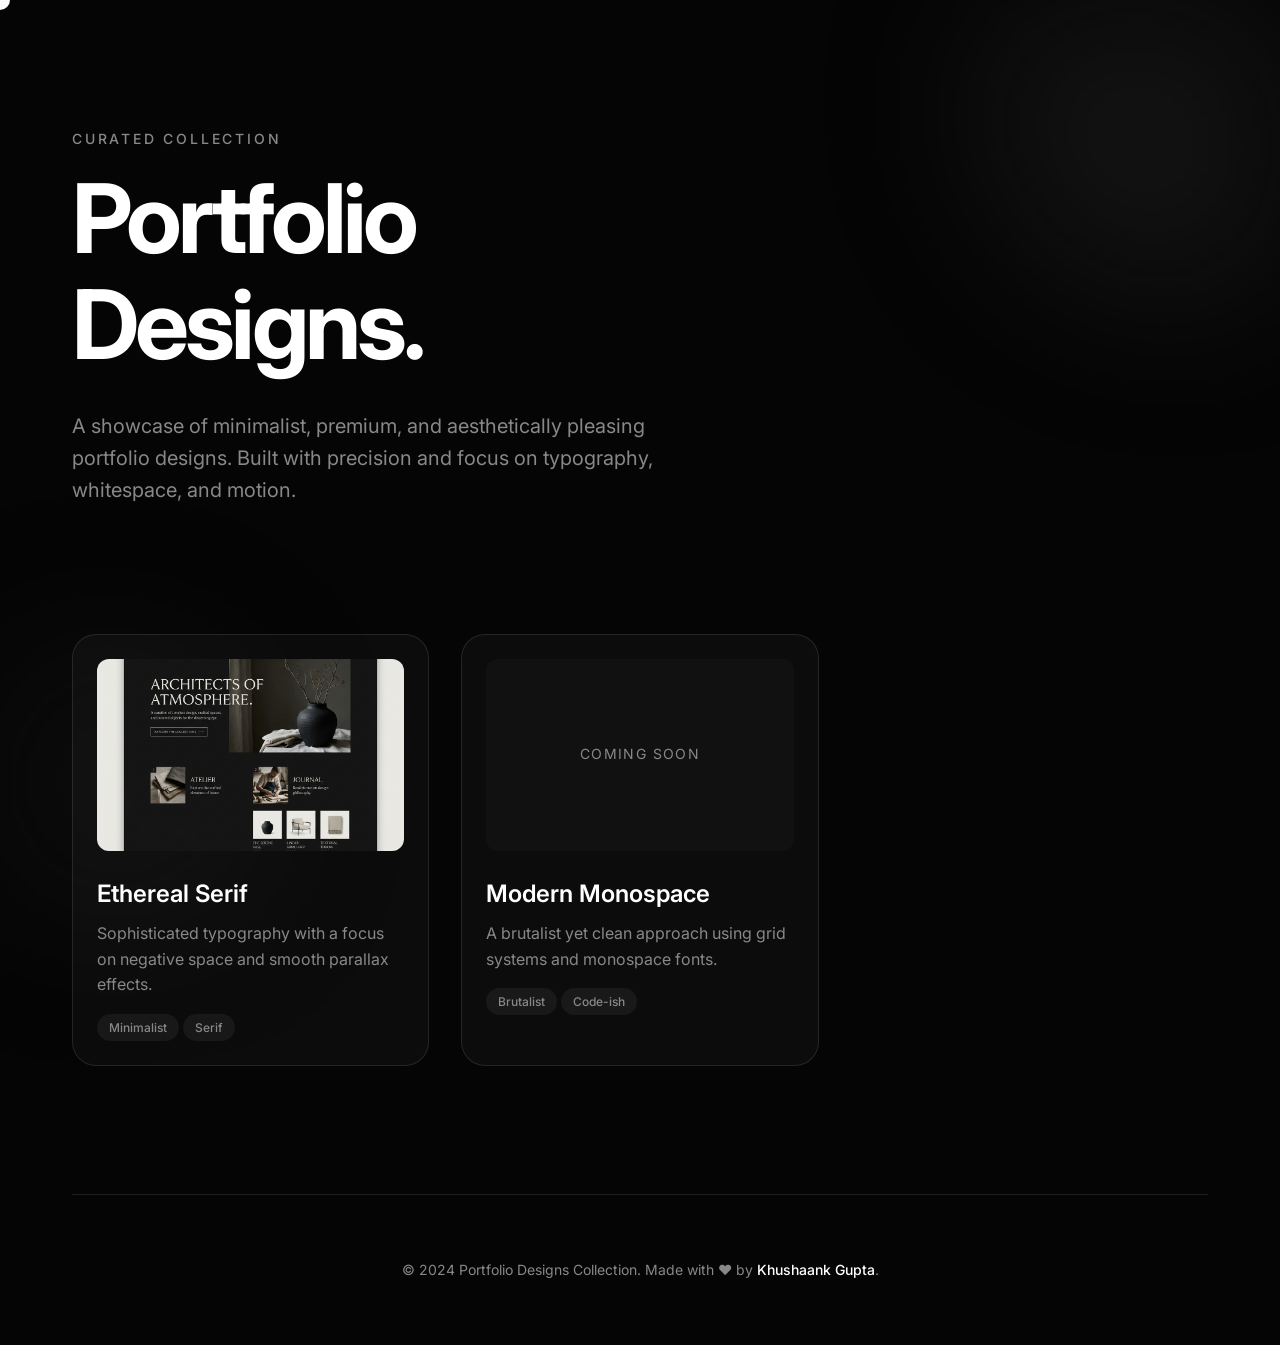
<file: index.html>
<!DOCTYPE html>
<html lang="en">
<head>
    <meta charset="UTF-8">
    <meta name="viewport" content="width=device-width, initial-scale=1.0">
    <title>Portfolio Designs | Minimalist Collection</title>
    <meta name="description" content="A curated collection of minimalist and premium portfolio designs by Khushaank Gupta.">
    <link rel="stylesheet" href="index.css">
    <link rel="preconnect" href="https://fonts.googleapis.com">
    <link rel="preconnect" href="https://fonts.gstatic.com" crossorigin>
    <link href="https://fonts.googleapis.com/css2?family=Inter:wght@400;500;600;700&display=swap" rel="stylesheet">
</head>
<body>
    <div class="custom-cursor"></div>
    
    <div class="bg-blobs">
        <div class="blob blob-1"></div>
        <div class="blob blob-2"></div>
    </div>

    <div class="container">
        <header>
            <span class="eyebrow">Curated Collection</span>
            <h1>Portfolio <br>Designs.</h1>
            <p class="description">
                A showcase of minimalist, premium, and aesthetically pleasing portfolio designs. Built with precision and focus on typography, whitespace, and motion.
            </p>
        </header>

        <main class="designs-grid">
            <!-- Design 1 Card -->
            <a href="design-1.html" class="design-card">
                <div class="design-preview">
                    <img src="design-1-preview.png" alt="Ethereal Serif Design Preview" style="width: 100%; height: 100%; object-fit: cover;">
                    <div class="preview-overlay">
                        <span class="view-btn">View Live Design</span>
                    </div>
                </div>
                <div class="design-info">
                    <h2>Ethereal Serif</h2>
                    <p>Sophisticated typography with a focus on negative space and smooth parallax effects.</p>
                    <span class="tag">Minimalist</span>
                    <span class="tag">Serif</span>
                </div>
            </a>

            <!-- Design 2 Placeholder (Coming Soon) -->
            <div class="design-card" style="opacity: 0.5; filter: grayscale(1);">
                <div class="design-preview" style="display: flex; align-items: center; justify-content: center; background: #111;">
                    <span style="font-size: 0.875rem; letter-spacing: 0.1em; color: var(--secondary-color);">COMING SOON</span>
                </div>
                <div class="design-info">
                    <h2>Modern Monospace</h2>
                    <p>A brutalist yet clean approach using grid systems and monospace fonts.</p>
                    <span class="tag">Brutalist</span>
                    <span class="tag">Code-ish</span>
                </div>
            </div>
        </main>

        <footer>
            <p>&copy; 2024 Portfolio Designs Collection. Made with &hearts; by <a href="https://github.com/khushaank" target="_blank">Khushaank Gupta</a>.</p>
        </footer>
    </div>

    <script>
        const cursor = document.querySelector('.custom-cursor');
        const cards = document.querySelectorAll('.design-card');

        document.addEventListener('mousemove', (e) => {
            cursor.style.left = e.clientX + 'px';
            cursor.style.top = e.clientY + 'px';
        });

        cards.forEach(card => {
            card.addEventListener('mouseenter', () => {
                cursor.classList.add('hover');
            });
            card.addEventListener('mouseleave', () => {
                cursor.classList.remove('hover');
            });
        });

        // Intersection Observer for fade-in effect on scroll if needed (though CSS animation handles initial load)
        const observerOptions = {
            threshold: 0.1
        };

        const observer = new IntersectionObserver((entries) => {
            entries.forEach(entry => {
                if (entry.isIntersecting) {
                    entry.target.style.opacity = '1';
                    entry.target.style.transform = 'translateY(0)';
                }
            });
        }, observerOptions);

        // cards.forEach(card => observer.observe(card));
    </script>
</body>
</html>
</file>
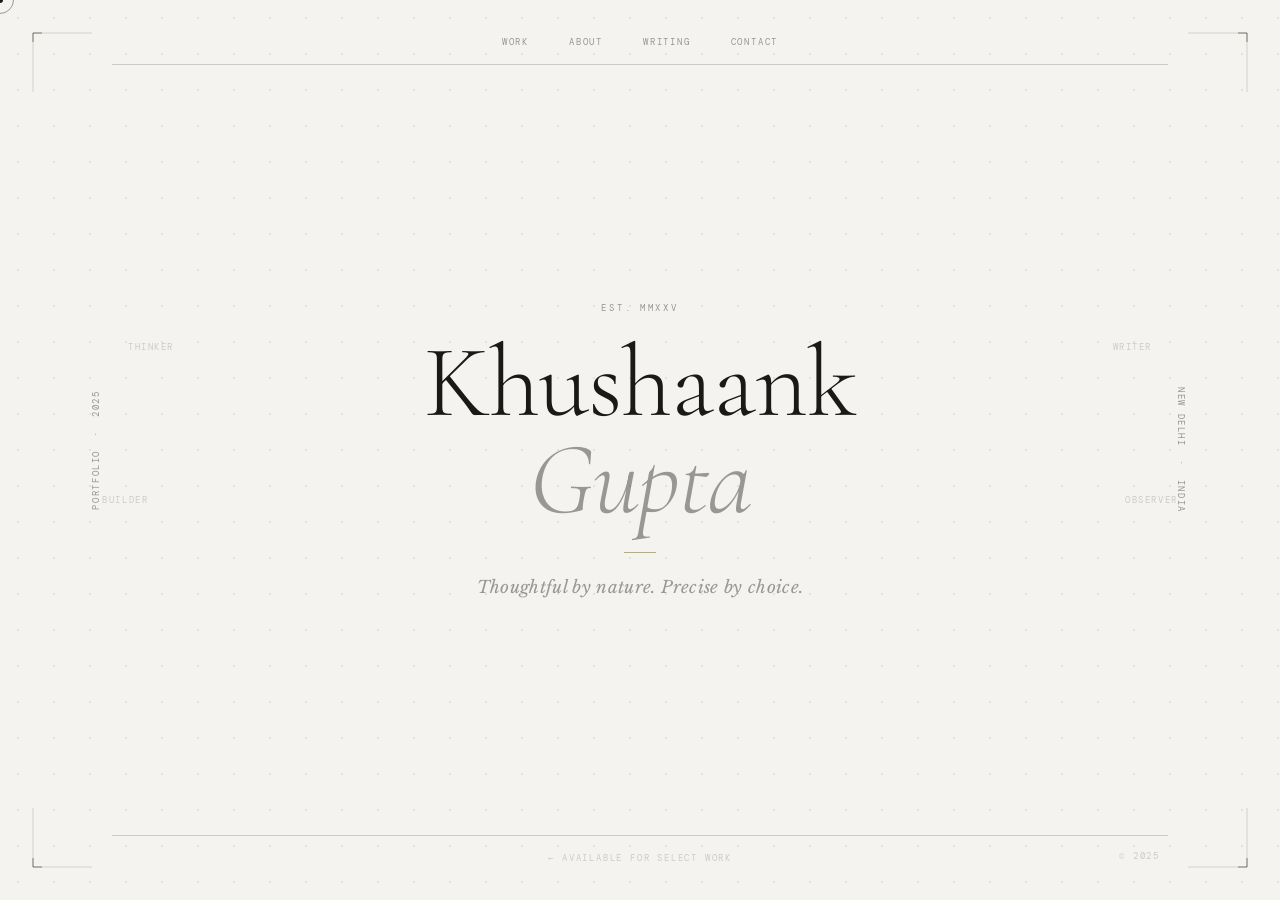
<file: design-1.html>
<!DOCTYPE html>
<html lang="en">

<head>
    <meta charset="UTF-8" />
    <meta name="viewport" content="width=device-width, initial-scale=1.0" />
    <title>Khushaank Gupta</title>
    <link rel="preconnect" href="https://fonts.googleapis.com">
    <link rel="preconnect" href="https://fonts.gstatic.com" crossorigin>
    <link
        href="https://fonts.googleapis.com/css2?family=Cormorant+Garamond:ital,wght@0,300;0,400;1,300&family=Libre+Baskerville:ital@0;1&family=DM+Mono:wght@300&display=swap"
        rel="stylesheet">
    <style>
        *,
        *::before,
        *::after {
            box-sizing: border-box;
            margin: 0;
            padding: 0;
        }

        :root {
            --bg: #F5F3EF;
            --ink: #1a1916;
            --ink-faint: rgba(26, 25, 22, 0.18);
            --ink-mid: rgba(26, 25, 22, 0.42);
            --accent: #B8A98A;
        }

        html,
        body {
            width: 100%;
            height: 100%;
            background: var(--bg);
            color: var(--ink);
            font-family: 'Cormorant Garamond', serif;
            overflow: hidden;
            cursor: none;
        }

        /* ── Custom cursor ── */
        #cursor {
            position: fixed;
            width: 6px;
            height: 6px;
            background: var(--ink);
            border-radius: 50%;
            pointer-events: none;
            z-index: 9999;
            transition: transform 0.15s ease;
            transform: translate(-50%, -50%);
        }

        #cursor-ring {
            position: fixed;
            width: 28px;
            height: 28px;
            border: 1px solid var(--ink-mid);
            border-radius: 50%;
            pointer-events: none;
            z-index: 9998;
            transition: transform 0.35s cubic-bezier(.16, 1, .3, 1), width 0.3s, height 0.3s, border-color 0.3s;
            transform: translate(-50%, -50%);
        }

        /* ── Canvas / scene ── */
        .scene {
            position: fixed;
            inset: 0;
            display: grid;
            place-items: center;
        }

        /* ── Corner decorations ── */
        .corner {
            position: fixed;
            width: 60px;
            height: 60px;
        }

        .corner svg {
            width: 100%;
            height: 100%;
        }

        .corner--tl {
            top: 32px;
            left: 32px;
        }

        .corner--tr {
            top: 32px;
            right: 32px;
            transform: scaleX(-1);
        }

        .corner--bl {
            bottom: 32px;
            left: 32px;
            transform: scaleY(-1);
        }

        .corner--br {
            bottom: 32px;
            right: 32px;
            transform: scale(-1);
        }

        /* ── Thin horizontal rule ── */
        .h-rule {
            position: fixed;
            left: 112px;
            right: 112px;
            height: 1px;
            background: var(--ink-faint);
        }

        .h-rule--top {
            top: 64px;
        }

        .h-rule--bot {
            bottom: 64px;
        }

        /* ── Vertical side labels ── */
        .side-label {
            position: fixed;
            font-family: 'DM Mono', monospace;
            font-size: 9px;
            letter-spacing: 0.18em;
            color: var(--ink-mid);
            text-transform: uppercase;
        }

        .side-label--left {
            left: 36px;
            top: 50%;
            transform: translateY(-50%) rotate(-90deg);
            transform-origin: center center;
        }

        .side-label--right {
            right: 36px;
            top: 50%;
            transform: translateY(-50%) rotate(90deg);
            transform-origin: center center;
        }

        /* ── Top nav ── */
        .top-nav {
            position: fixed;
            top: 36px;
            left: 50%;
            transform: translateX(-50%);
            display: flex;
            gap: 40px;
            align-items: center;
        }

        .top-nav a {
            font-family: 'DM Mono', monospace;
            font-size: 9px;
            letter-spacing: 0.2em;
            text-transform: uppercase;
            color: var(--ink-mid);
            text-decoration: none;
            transition: color 0.2s;
            cursor: none;
        }

        .top-nav a:hover {
            color: var(--ink);
        }

        /* ── Bottom row ── */
        .bottom-row {
            position: fixed;
            bottom: 36px;
            left: 50%;
            transform: translateX(-50%);
            display: flex;
            gap: 48px;
            align-items: center;
        }

        .bottom-row span {
            font-family: 'DM Mono', monospace;
            font-size: 9px;
            letter-spacing: 0.2em;
            text-transform: uppercase;
            color: var(--ink-faint);
        }

        /* ── Central name block ── */
        .center-block {
            text-align: center;
            position: relative;
        }

        .name-eyebrow {
            font-family: 'DM Mono', monospace;
            font-size: 9px;
            letter-spacing: 0.3em;
            text-transform: uppercase;
            color: var(--ink-mid);
            margin-bottom: 20px;
            opacity: 0;
            animation: fadeUp 1s 0.3s forwards;
        }

        .name-main {
            font-family: 'Cormorant Garamond', serif;
            font-weight: 300;
            font-size: clamp(52px, 8vw, 108px);
            line-height: 0.95;
            letter-spacing: -0.01em;
            color: var(--ink);
            display: block;
            opacity: 0;
            animation: fadeUp 1.1s 0.5s cubic-bezier(.16, 1, .3, 1) forwards;
        }

        .name-main em {
            font-style: italic;
            color: var(--ink-mid);
        }

        .name-divider {
            width: 32px;
            height: 1px;
            background: var(--accent);
            margin: 24px auto;
            opacity: 0;
            animation: fadeUp 1s 0.9s forwards;
        }

        .name-sub {
            font-family: 'Libre Baskerville', serif;
            font-style: italic;
            font-size: clamp(13px, 1.6vw, 17px);
            color: var(--ink-mid);
            letter-spacing: 0.02em;
            opacity: 0;
            animation: fadeUp 1s 1.1s forwards;
        }

        /* ── Floating tags ── */
        .float-tag {
            position: fixed;
            font-family: 'DM Mono', monospace;
            font-size: 8.5px;
            letter-spacing: 0.18em;
            text-transform: uppercase;
            color: var(--ink-faint);
            opacity: 0;
            animation: fadeIn 1.4s 1.5s forwards;
            transition: color 0.3s;
            cursor: none;
        }

        .float-tag:hover {
            color: var(--ink-mid);
        }

        .ft-1 {
            top: 38%;
            left: 10%;
        }

        .ft-2 {
            top: 55%;
            left: 8%;
        }

        .ft-3 {
            top: 38%;
            right: 10%;
        }

        .ft-4 {
            top: 55%;
            right: 8%;
        }

        /* ── Dot grid (subtle) ── */
        .dot-grid {
            position: fixed;
            inset: 0;
            background-image: radial-gradient(circle, var(--ink-faint) 1px, transparent 1px);
            background-size: 36px 36px;
            pointer-events: none;
            opacity: 0.45;
        }

        /* ── Year mark ── */
        .year-mark {
            position: fixed;
            bottom: 38px;
            right: 120px;
            font-family: 'DM Mono', monospace;
            font-size: 9px;
            letter-spacing: 0.2em;
            color: var(--ink-faint);
        }

        /* ── Animations ── */
        @keyframes fadeUp {
            from {
                opacity: 0;
                transform: translateY(14px);
            }

            to {
                opacity: 1;
                transform: translateY(0);
            }
        }

        @keyframes fadeIn {
            from {
                opacity: 0;
            }

            to {
                opacity: 1;
            }
        }

        /* ── Hover ripple on name ── */
        .name-main {
            position: relative;
            display: inline-block;
        }

        .name-main::after {
            content: '';
            position: absolute;
            bottom: -6px;
            left: 0;
            right: 0;
            height: 1px;
            background: var(--ink);
            transform: scaleX(0);
            transform-origin: left;
            transition: transform 0.6s cubic-bezier(.16, 1, .3, 1);
        }

        .name-main:hover::after {
            transform: scaleX(1);
        }
    </style>
</head>

<body>

    <!-- Custom cursor -->
    <div id="cursor"></div>
    <div id="cursor-ring"></div>

    <!-- Dot grid -->
    <div class="dot-grid"></div>

    <!-- Corner SVG marks -->
    <div class="corner corner--tl">
        <svg viewBox="0 0 60 60" fill="none" xmlns="http://www.w3.org/2000/svg">
            <path d="M1 60 L1 1 L60 1" stroke="rgba(26,25,22,0.2)" stroke-width="0.8" />
            <path d="M1 1 L10 1 M1 1 L1 10" stroke="rgba(26,25,22,0.5)" stroke-width="1" />
        </svg>
    </div>
    <div class="corner corner--tr">
        <svg viewBox="0 0 60 60" fill="none" xmlns="http://www.w3.org/2000/svg">
            <path d="M1 60 L1 1 L60 1" stroke="rgba(26,25,22,0.2)" stroke-width="0.8" />
            <path d="M1 1 L10 1 M1 1 L1 10" stroke="rgba(26,25,22,0.5)" stroke-width="1" />
        </svg>
    </div>
    <div class="corner corner--bl">
        <svg viewBox="0 0 60 60" fill="none" xmlns="http://www.w3.org/2000/svg">
            <path d="M1 60 L1 1 L60 1" stroke="rgba(26,25,22,0.2)" stroke-width="0.8" />
            <path d="M1 1 L10 1 M1 1 L1 10" stroke="rgba(26,25,22,0.5)" stroke-width="1" />
        </svg>
    </div>
    <div class="corner corner--br">
        <svg viewBox="0 0 60 60" fill="none" xmlns="http://www.w3.org/2000/svg">
            <path d="M1 60 L1 1 L60 1" stroke="rgba(26,25,22,0.2)" stroke-width="0.8" />
            <path d="M1 1 L10 1 M1 1 L1 10" stroke="rgba(26,25,22,0.5)" stroke-width="1" />
        </svg>
    </div>

    <!-- Horizontal rules -->
    <div class="h-rule h-rule--top"></div>
    <div class="h-rule h-rule--bot"></div>

    <!-- Side labels -->
    <span class="side-label side-label--left">Portfolio&nbsp;&nbsp;·&nbsp;&nbsp;2025</span>
    <span class="side-label side-label--right">New&nbsp;Delhi&nbsp;&nbsp;·&nbsp;&nbsp;India</span>

    <!-- Top nav -->
    <nav class="top-nav">
        <a href="#">Work</a>
        <a href="#">About</a>
        <a href="#">Writing</a>
        <a href="#">Contact</a>
    </nav>

    <!-- Floating side tags -->
    <span class="float-tag ft-1">Thinker</span>
    <span class="float-tag ft-2">Builder</span>
    <span class="float-tag ft-3">Writer</span>
    <span class="float-tag ft-4">Observer</span>

    <!-- Central content -->
    <div class="scene">
        <div class="center-block">
            <p class="name-eyebrow">Est. MMXXV</p>
            <span class="name-main">Khushaank<br><em>Gupta</em></span>
            <div class="name-divider"></div>
            <p class="name-sub">Thoughtful by nature. Precise by choice.</p>
        </div>
    </div>

    <!-- Bottom row -->
    <div class="bottom-row">
        <span>← Available for select work</span>
    </div>

    <!-- Year mark -->
    <span class="year-mark">© 2025</span>

    <script>
        // Custom cursor
        const cursor = document.getElementById('cursor');
        const ring = document.getElementById('cursor-ring');
        let mx = 0, my = 0, rx = 0, ry = 0;

        document.addEventListener('mousemove', e => {
            mx = e.clientX; my = e.clientY;
            cursor.style.left = mx + 'px';
            cursor.style.top = my + 'px';
        });

        // Lag ring follow
        function animRing() {
            rx += (mx - rx) * 0.12;
            ry += (my - ry) * 0.12;
            ring.style.left = rx + 'px';
            ring.style.top = ry + 'px';
            requestAnimationFrame(animRing);
        }
        animRing();

        // Cursor grow on interactive elements
        document.querySelectorAll('a, .name-main, .float-tag').forEach(el => {
            el.addEventListener('mouseenter', () => {
                ring.style.width = '48px';
                ring.style.height = '48px';
                ring.style.borderColor = 'rgba(26,25,22,0.5)';
                cursor.style.transform = 'translate(-50%,-50%) scale(0.4)';
            });
            el.addEventListener('mouseleave', () => {
                ring.style.width = '28px';
                ring.style.height = '28px';
                ring.style.borderColor = 'rgba(26,25,22,0.35)';
                cursor.style.transform = 'translate(-50%,-50%) scale(1)';
            });
        });

        // Subtle parallax on name block
        const block = document.querySelector('.center-block');
        document.addEventListener('mousemove', e => {
            const cx = window.innerWidth / 2;
            const cy = window.innerHeight / 2;
            const dx = (e.clientX - cx) / cx;
            const dy = (e.clientY - cy) / cy;
            block.style.transform = `translate(${dx * 6}px, ${dy * 4}px)`;
        });
    </script>
</body>

</html>
</file>
<file: index.css>
:root {
  --bg-color: #050505;
  --text-color: #ffffff;
  --accent-color: #0070f3;
  --secondary-color: #888888;
  --card-bg: rgba(255, 255, 255, 0.03);
  --card-border: rgba(255, 255, 255, 0.1);
  --font-family: 'Inter', -apple-system, BlinkMacSystemFont, 'Segoe UI', Roboto, Oxygen, Ubuntu, Cantarell, 'Open Sans', 'Helvetica Neue', sans-serif;
  --transition: all 0.4s cubic-bezier(0.16, 1, 0.3, 1);
}

* {
  margin: 0;
  padding: 0;
  box-sizing: border-box;
}

body {
  background-color: var(--bg-color);
  color: var(--text-color);
  font-family: var(--font-family);
  line-height: 1.6;
  overflow-x: hidden;
  -webkit-font-smoothing: antialiased;
}

/* Background elements */
.bg-blobs {
  position: fixed;
  top: 0;
  left: 0;
  width: 100%;
  height: 100%;
  z-index: -1;
  overflow: hidden;
  filter: blur(80px);
  opacity: 0.4;
}

.blob {
  position: absolute;
  border-radius: 50%;
  background: var(--accent-color);
}

.blob-1 {
  width: 400px;
  height: 400px;
  top: -100px;
  right: -100px;
  background: #2a2a2a;
}

.blob-2 {
  width: 300px;
  height: 300px;
  bottom: -50px;
  left: -50px;
  background: #1a1a1a;
}

/* Layout */
.container {
  max-width: 1200px;
  margin: 0 auto;
  padding: 0 2rem;
}

header {
  padding: 8rem 0 4rem;
  text-align: left;
}

.eyebrow {
  display: block;
  font-size: 0.875rem;
  font-weight: 500;
  color: var(--secondary-color);
  text-transform: uppercase;
  letter-spacing: 0.2em;
  margin-bottom: 1rem;
  opacity: 0;
  transform: translateY(20px);
  animation: fadeUp 0.8s forwards;
}

h1 {
  font-size: clamp(3rem, 8vw, 6rem);
  font-weight: 700;
  line-height: 1.1;
  letter-spacing: -0.04em;
  margin-bottom: 2rem;
  opacity: 0;
  transform: translateY(20px);
  animation: fadeUp 0.8s 0.2s forwards;
}

.description {
  max-width: 600px;
  font-size: 1.25rem;
  color: var(--secondary-color);
  margin-bottom: 4rem;
  opacity: 0;
  transform: translateY(20px);
  animation: fadeUp 0.8s 0.4s forwards;
}

/* Grid */
.designs-grid {
  display: grid;
  grid-template-columns: repeat(auto-fill, minmax(350px, 1fr));
  gap: 2rem;
  padding-bottom: 8rem;
}

.design-card {
  position: relative;
  background: var(--card-bg);
  border: 1px solid var(--card-border);
  border-radius: 24px;
  padding: 1.5rem;
  text-decoration: none;
  color: inherit;
  transition: var(--transition);
  overflow: hidden;
  display: flex;
  flex-direction: column;
  opacity: 0;
  transform: translateY(30px);
  animation: fadeUp 0.8s 0.6s forwards;
}

.design-card:hover {
  background: rgba(255, 255, 255, 0.06);
  border-color: rgba(255, 255, 255, 0.2);
  transform: translateY(-10px);
}

.design-preview {
  width: 100%;
  aspect-ratio: 16/10;
  background: #111;
  border-radius: 12px;
  margin-bottom: 1.5rem;
  overflow: hidden;
  position: relative;
}

.preview-overlay {
  position: absolute;
  inset: 0;
  background: linear-gradient(180deg, transparent 0%, rgba(0,0,0,0.8) 100%);
  opacity: 0;
  transition: var(--transition);
  display: flex;
  align-items: flex-end;
  padding: 1.5rem;
}

.design-card:hover .preview-overlay {
  opacity: 1;
}

.view-btn {
  background: #fff;
  color: #000;
  padding: 0.75rem 1.5rem;
  border-radius: 100px;
  font-size: 0.875rem;
  font-weight: 600;
  transform: translateY(10px);
  transition: var(--transition);
}

.design-card:hover .view-btn {
  transform: translateY(0);
}

.design-info h2 {
  font-size: 1.5rem;
  font-weight: 600;
  margin-bottom: 0.5rem;
}

.design-info p {
  font-size: 1rem;
  color: var(--secondary-color);
}

.tag {
  display: inline-block;
  padding: 0.25rem 0.75rem;
  background: rgba(255, 255, 255, 0.05);
  border-radius: 100px;
  font-size: 0.75rem;
  font-weight: 500;
  color: var(--secondary-color);
  margin-top: 1rem;
}

/* Footer */
footer {
  padding: 4rem 0;
  border-top: 1px solid var(--card-border);
  text-align: center;
  color: var(--secondary-color);
  font-size: 0.875rem;
}

footer a {
  color: var(--text-color);
  text-decoration: none;
  font-weight: 500;
}

/* Animations */
@keyframes fadeUp {
  to {
    opacity: 1;
    transform: translateY(0);
  }
}

/* Custom Cursor */
.custom-cursor {
  width: 20px;
  height: 20px;
  background: #fff;
  border-radius: 50%;
  position: fixed;
  pointer-events: none;
  z-index: 9999;
  mix-blend-mode: difference;
  transition: transform 0.2s ease;
  transform: translate(-50%, -50%);
}

.custom-cursor.hover {
  transform: translate(-50%, -50%) scale(4);
}

@media (max-width: 768px) {
  header {
    padding: 6rem 0 3rem;
  }
  
  h1 {
    font-size: 3.5rem;
  }
  
  .designs-grid {
    grid-template-columns: 1fr;
  }
}
</file>
